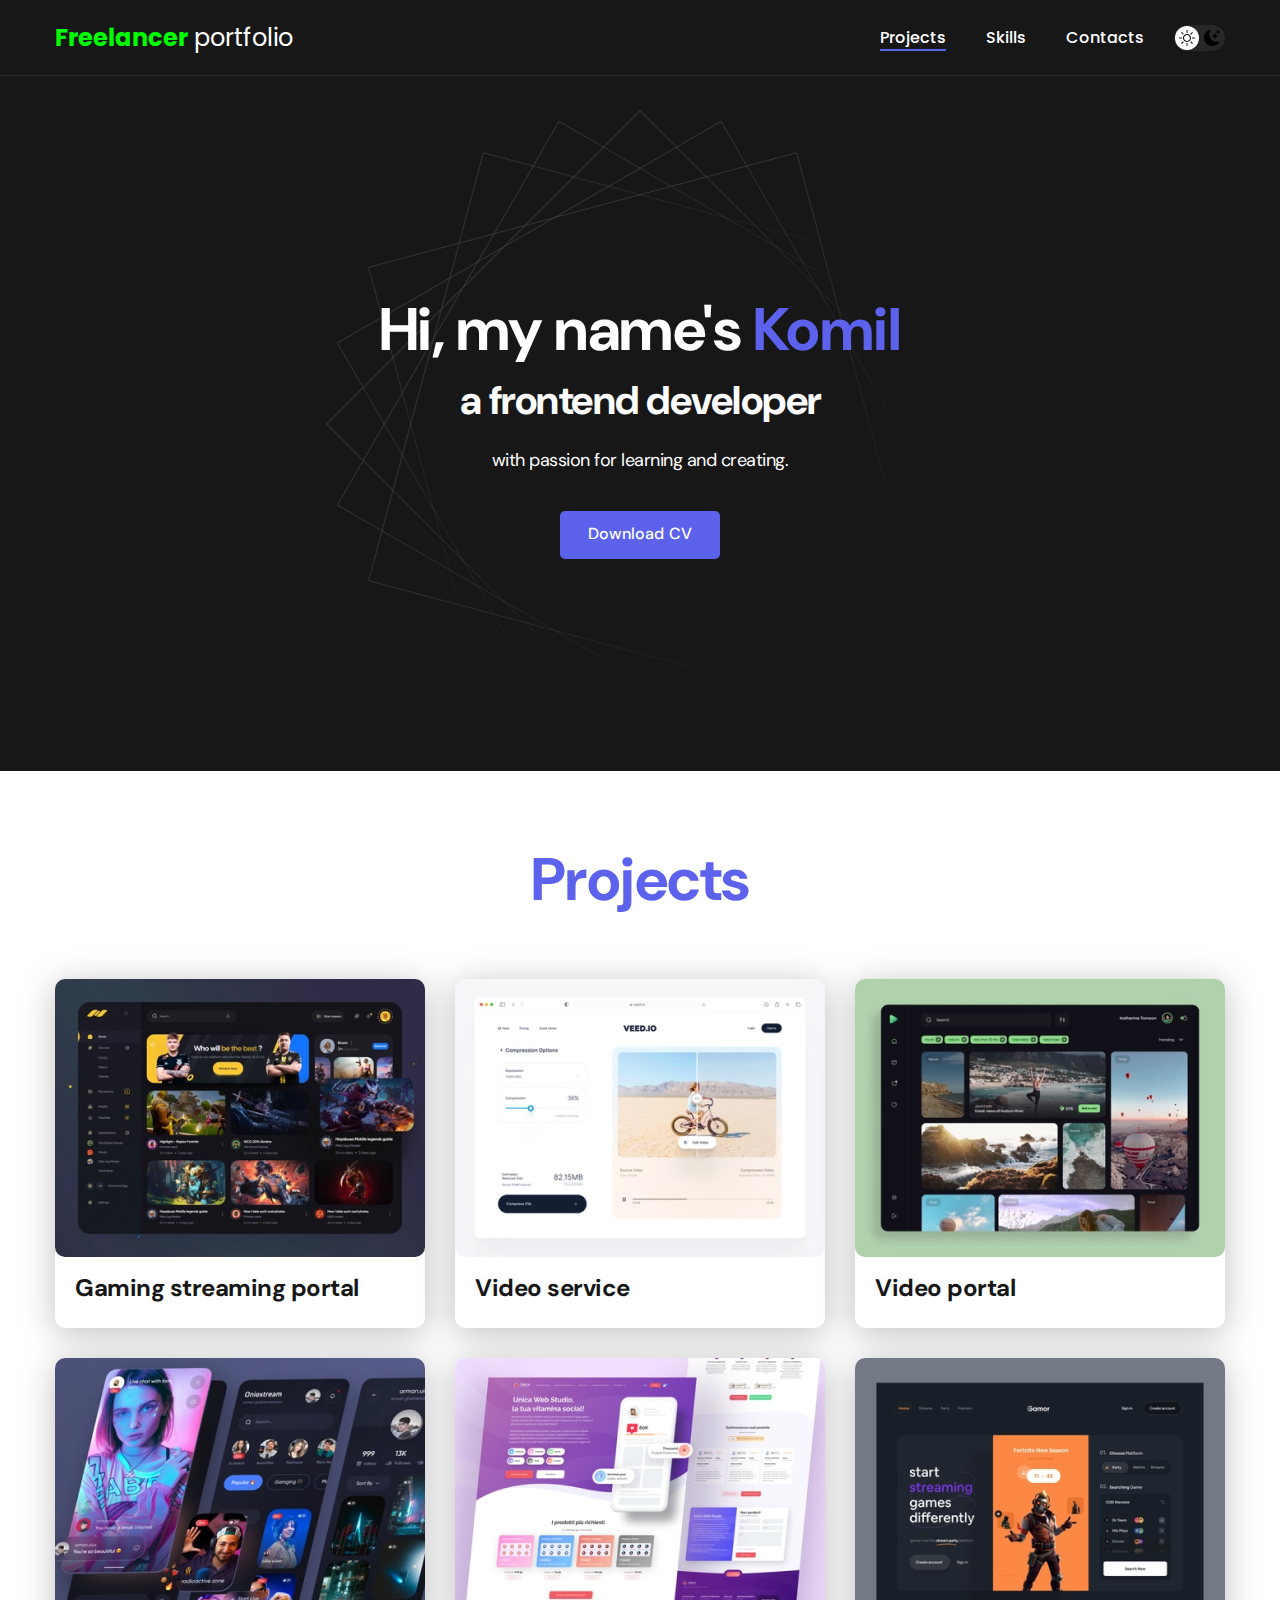
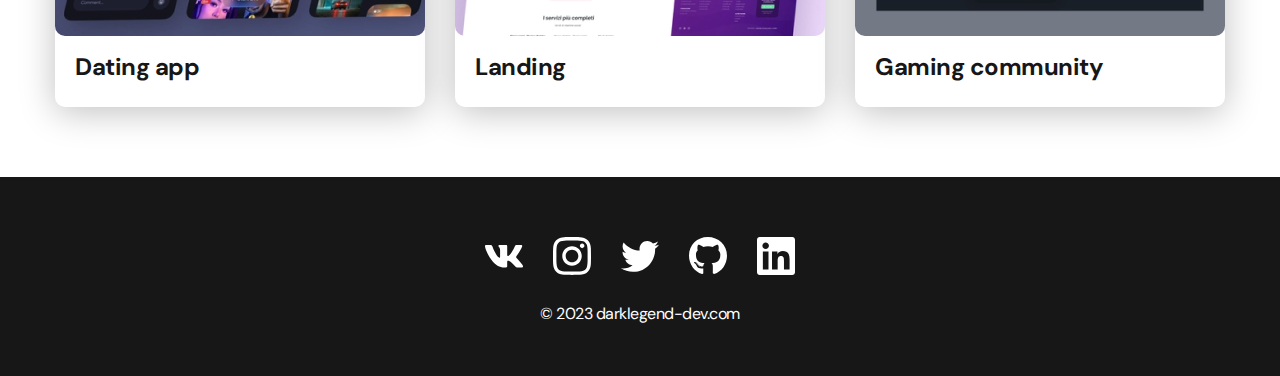
<file: index.html>
<!DOCTYPE html>
<html lang="en">
<head>
    <meta charset="UTF-8">
    <meta name="viewport" content="width=device-width, initial-scale=1.0">
    <title>Freelancer Portfolio</title>
    <link rel="stylesheet" href="css/main.css">
</head>
<body>
    <nav class="nav">
        <div class="container">
            <div class="nav-row">
                <a href="./index.html" class="logo"><strong>Freelancer</strong> portfolio</a>

                <button class="dark-mode-btn">
                    <img src="./img/icons/sun.svg" alt="Light mode" class="dark-mode-btn__icon">
                    <img src="./img/icons/moon.svg" alt="Dark mode" class="dark-mode-btn__icon">
                </button>

                <ul class="nav-list">
                    <li class="nav-list__item"><a href="./index.html" class="nav-list__link nav-list__link--active">Projects</a></li>
                    <li class="nav-list__item"><a href="./skills.html" class="nav-list__link">Skills</a></li>
                    <li class="nav-list__item"><a href="./contacts.html" class="nav-list__link">Contacts</a></li>
                </ul>
            </div>
        </div>
    </nav>

    <header class="header">        
        <div class="header__wrapper">
            <h1 class="header__title">
                <strong>Hi, my name's <em>Komil</em></strong> <br>
                a frontend developer
            </h1>
            <div class="header__text">
                <p>with passion for learning and creating.</p>
            </div>
            <a href="#!" class="btn">Download CV</a>
        </div>        
    </header>

    <main class="section">
        <div class="container">
            <h2 class="title-1">Projects</h2>
            <ul class="projects">
                <li class="project">
                    <a href="./project-page.html">
                        <img src="./img/projects/01.jpg" alt="Project img" class="project__img">
                        <h3 class="project__title">Gaming streaming portal</h3>
                    </a>
                </li>
                <li class="project">
                    <a href="./project-page.html">
                        <img src="./img/projects/02.jpg" alt="Project img" class="project__img">
                        <h3 class="project__title">Video service</h3>
                    </a>
                    
                </li>
                <li class="project">
                    <a href="./project-page.html">
                        <img src="./img/projects/03.jpg" alt="Project img" class="project__img">
                        <h3 class="project__title">Video portal</h3>
                    </a>
                    
                </li>
                <li class="project">
                    <a href="./project-page.html">
                        <img src="./img/projects/04.jpg" alt="Project img" class="project__img">
                        <h3 class="project__title">Dating app</h3>
                    </a>
                    
                </li>
                <li class="project">
                    <a href="./project-page.html">
                        <img src="./img/projects/05.jpg" alt="Project img" class="project__img">
                        <h3 class="project__title">Landing</h3>
                    </a>
                    
                </li>
                <li class="project">
                    <a href="./project-page.html">
                        <img src="./img/projects/06.jpg" alt="Project img" class="project__img">
                        <h3 class="project__title">Gaming community</h3>
                    </a>
                    
                </li>
            </ul>
        </div>
    </main>

    <footer class="footer">
        <div class="container">
            <div class="footer__wrapper">
                <ul class="social">
                    <li class="social__item"><a href="#"><img src="./img/icons/vk.svg" alt="Link"></a></li>
                    <li class="social__item"><a href="#"><img src="./img/icons/instagram.svg" alt="Link"></a></li>
                    <li class="social__item"><a href="#"><img src="./img/icons/twitter.svg" alt="Link"></a></li>
                    <li class="social__item"><a href="#"><img src="./img/icons/gitHub.svg" alt="Link"></a></li>
                    <li class="social__item"><a href="#"><img src="./img/icons/linkedIn.svg" alt="Link"></a></li>
                </ul>
                <div class="copyright">
                    <p>© 2023 darklegend-dev.com</p>
                </div>  
            </div>
        </div>
    </footer>

    <script src="./js/main.js"></script>
</body>
</html>
</file>
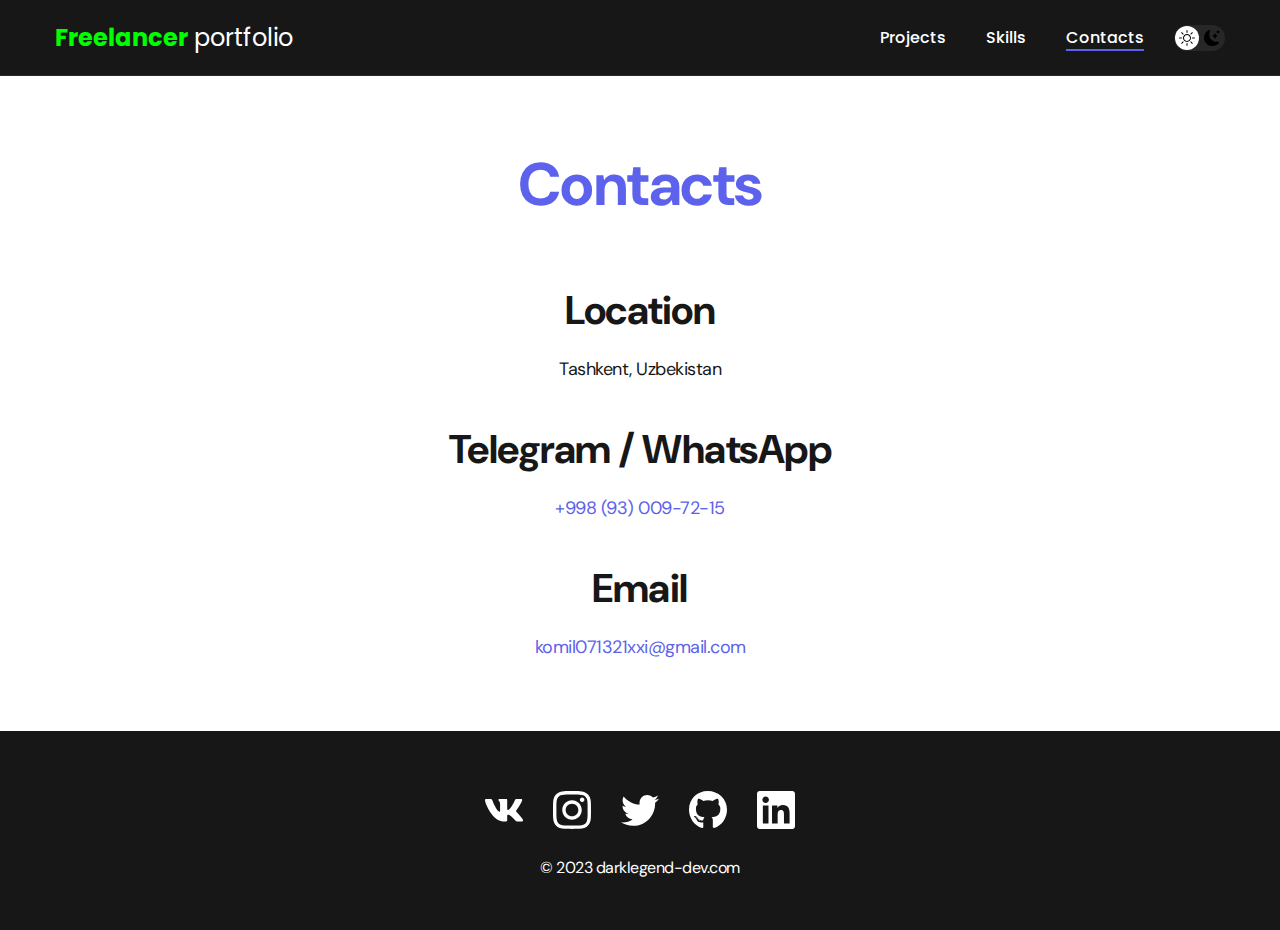
<file: contacts.html>
<!DOCTYPE html>
<html lang="en">
<head>
    <meta charset="UTF-8">
    <meta name="viewport" content="width=device-width, initial-scale=1.0">
    <title>Freelancer Portfolio</title>
    <link rel="stylesheet" href="css/main.css">
</head>
<body>
    <nav class="nav">
        <div class="container">
            <div class="nav-row">
                <a href="./index.html" class="logo"><strong>Freelancer</strong> portfolio</a>

                <button class="dark-mode-btn">
                    <img src="./img/icons/sun.svg" alt="Light mode" class="dark-mode-btn__icon">
                    <img src="./img/icons/moon.svg" alt="Dark mode" class="dark-mode-btn__icon">
                </button>
                
                <ul class="nav-list">
                    <li class="nav-list__item"><a href="./index.html" class="nav-list__link">Projects</a></li>
                    <li class="nav-list__item"><a href="./skills.html" class="nav-list__link">Skills</a></li>
                    <li class="nav-list__item"><a href="./contacts.html" class="nav-list__link nav-list__link--active">Contacts</a></li>
                </ul>
            </div>
        </div>
    </nav>

    <main class="section">
        <div class="container">            
            <h1 class="title-1">Contacts</h1>   

            <ul class="content-list">
                <li class="content-list__item">
                    <h2 class="title-2">Location</h2>
                    <p>Tashkent, Uzbekistan</p>
                </li>

                <li class="content-list__item">
                    <h2 class="title-2">Telegram / WhatsApp</h2>
                    <p><a href="tel:+998930097215">+998 (93) 009-72-15</a></p>
                </li>

                <li class="content-list__item">
                    <h2 class="title-2">Email</h2>
                    <p><a href="mailto:Email">komil071321xxi@gmail.com</a></p>                    
                </li>
            </ul>                        
        </div>
    </main>

    <footer class="footer">
        <div class="container">
            <div class="footer__wrapper">
                <ul class="social">
                    <li class="social__item"><a href="#"><img src="./img/icons/vk.svg" alt="Link"></a></li>
                    <li class="social__item"><a href="#"><img src="./img/icons/instagram.svg" alt="Link"></a></li>
                    <li class="social__item"><a href="#"><img src="./img/icons/twitter.svg" alt="Link"></a></li>
                    <li class="social__item"><a href="#"><img src="./img/icons/gitHub.svg" alt="Link"></a></li>
                    <li class="social__item"><a href="#"><img src="./img/icons/linkedIn.svg" alt="Link"></a></li>
                </ul>
                <div class="copyright">
                    <p>© 2023 darklegend-dev.com</p>
                </div>  
            </div>
        </div>
    </footer>

    <script src="./js/main.js"></script>
</body>
</html>
</file>
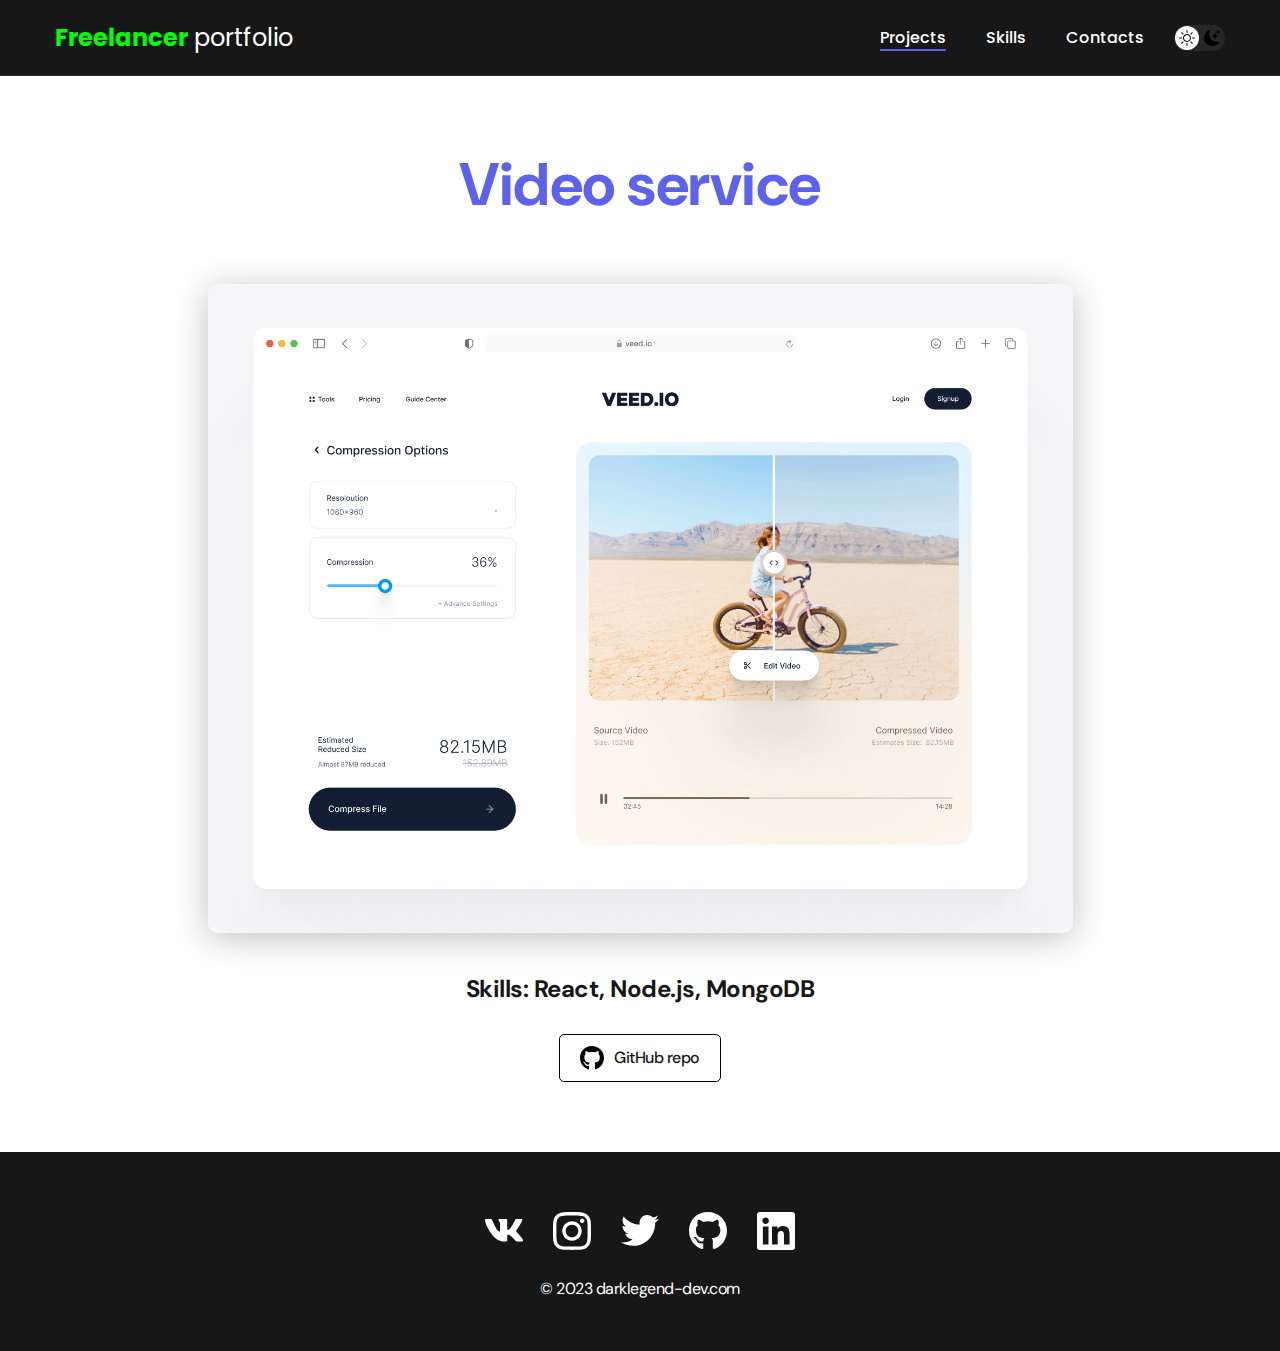
<file: project-page.html>
<!DOCTYPE html>
<html lang="en">
<head>
    <meta charset="UTF-8">
    <meta name="viewport" content="width=device-width, initial-scale=1.0">
    <title>Freelancer Portfolio</title>
    <link rel="stylesheet" href="css/main.css">
</head>
<body>
    <nav class="nav">
        <div class="container">
            <div class="nav-row">
                <a href="./index.html" class="logo"><strong>Freelancer</strong> portfolio</a>

                <button class="dark-mode-btn">
                    <img src="./img/icons/sun.svg" alt="Light mode" class="dark-mode-btn__icon">
                    <img src="./img/icons/moon.svg" alt="Dark mode" class="dark-mode-btn__icon">
                </button>
                
                <ul class="nav-list">
                    <li class="nav-list__item"><a href="./index.html" class="nav-list__link nav-list__link--active">Projects</a></li>
                    <li class="nav-list__item"><a href="./skills.html" class="nav-list__link">Skills</a></li>
                    <li class="nav-list__item"><a href="./contacts.html" class="nav-list__link">Contacts</a></li>
                </ul>
            </div>
        </div>
    </nav>

    <main class="section">
        <div class="container">
            <div class="project-details">
                <h1 class="title-1">Video service</h1>   
                <img src="./img/projects/02-big.jpg" alt="" class="project-details__cover">
                <div class="project-details__desc">
                    <p>Skills: React, Node.js, MongoDB</p>
                </div>
                <a href="#!" class="btn-outline">
                    <img src="./img/icons/gitHub-black.svg" alt="">
                    GitHub repo
                </a>

            </div>            
        </div>
    </main>

    <footer class="footer">
        <div class="container">
            <div class="footer__wrapper">
                <ul class="social">
                    <li class="social__item"><a href="#"><img src="./img/icons/vk.svg" alt="Link"></a></li>
                    <li class="social__item"><a href="#"><img src="./img/icons/instagram.svg" alt="Link"></a></li>
                    <li class="social__item"><a href="#"><img src="./img/icons/twitter.svg" alt="Link"></a></li>
                    <li class="social__item"><a href="#"><img src="./img/icons/gitHub.svg" alt="Link"></a></li>
                    <li class="social__item"><a href="#"><img src="./img/icons/linkedIn.svg" alt="Link"></a></li>
                </ul>
                <div class="copyright">
                    <p>© 2023 darklegend-dev.com</p>
                </div>  
            </div>
        </div>
    </footer>

    <script src="./js/main.js"></script>
</body>
</html>
</file>
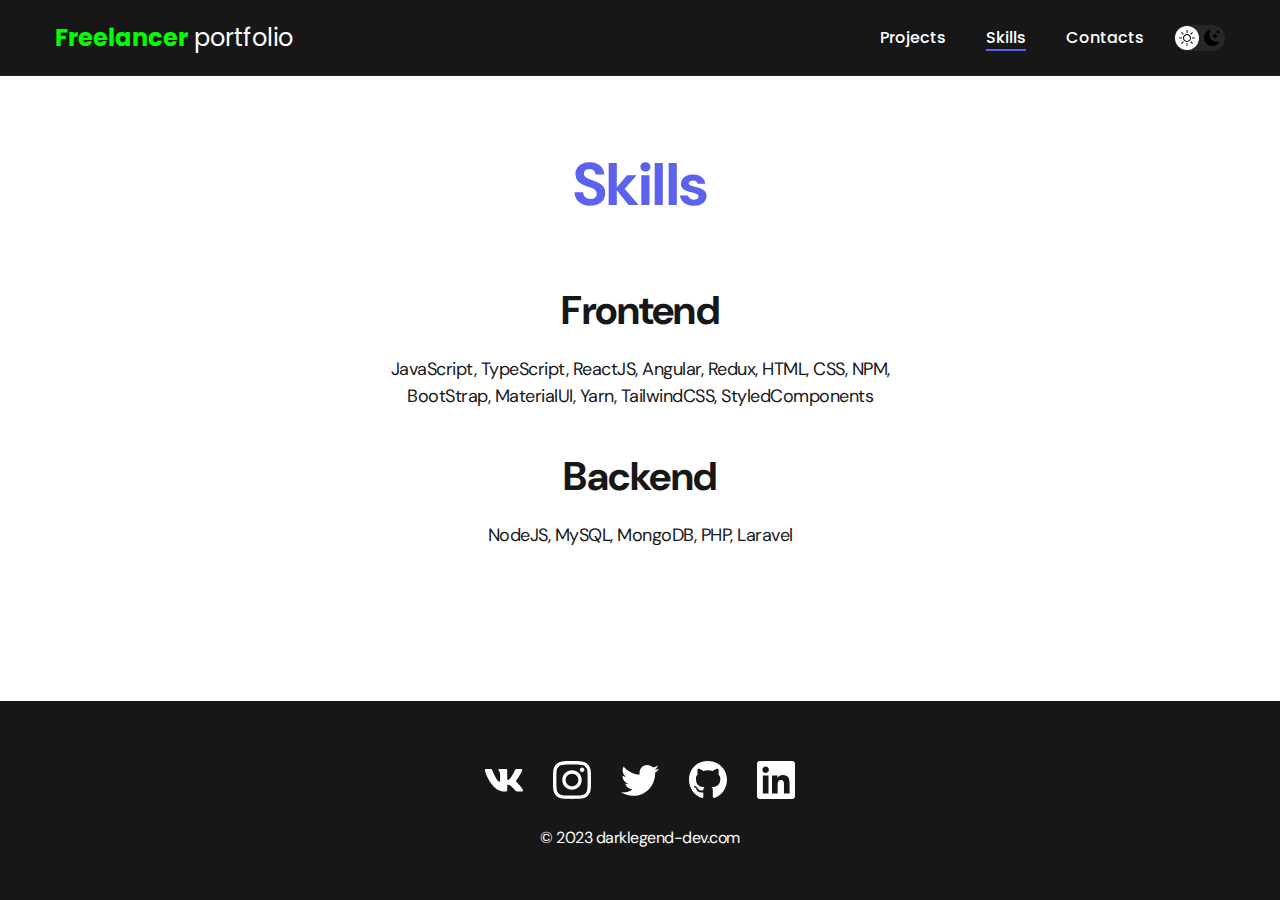
<file: skills.html>
<!DOCTYPE html>
<html lang="en">
<head>
    <meta charset="UTF-8">
    <meta name="viewport" content="width=device-width, initial-scale=1.0">
    <title>Freelancer Portfolio</title>
    <link rel="stylesheet" href="css/main.css">
</head>
<body>
    <nav class="nav">
        <div class="container">
            <div class="nav-row">
                <a href="./index.html" class="logo"><strong>Freelancer</strong> portfolio</a>

                <button class="dark-mode-btn">
                    <img src="./img/icons/sun.svg" alt="Light mode" class="dark-mode-btn__icon">
                    <img src="./img/icons/moon.svg" alt="Dark mode" class="dark-mode-btn__icon">
                </button>
                
                <ul class="nav-list">
                    <li class="nav-list__item"><a href="./index.html" class="nav-list__link">Projects</a></li>
                    <li class="nav-list__item"><a href="./skills.html" class="nav-list__link  nav-list__link--active">Skills</a></li>
                    <li class="nav-list__item"><a href="./contacts.html" class="nav-list__link">Contacts</a></li>
                </ul>
            </div>
        </div>
    </nav>

    <main class="section">
        <div class="container">            
            <h1 class="title-1">Skills</h1>   

            <ul class="content-list">
                <li class="content-list__item">
                    <h2 class="title-2">Frontend</h2>
                    <p>JavaScript, TypeScript, ReactJS, Angular, Redux, HTML, CSS, NPM, BootStrap, MaterialUI, Yarn, TailwindCSS, StyledComponents</p>
                </li>

                <li class="content-list__item">
                    <h2 class="title-2">Backend</h2>
                    <p>NodeJS, MySQL, MongoDB, PHP, Laravel</p>                    
                </li>
            </ul>                        
        </div>
    </main>

    <footer class="footer">
        <div class="container">
            <div class="footer__wrapper">
                <ul class="social">
                    <li class="social__item"><a href="#"><img src="./img/icons/vk.svg" alt="Link"></a></li>
                    <li class="social__item"><a href="#"><img src="./img/icons/instagram.svg" alt="Link"></a></li>
                    <li class="social__item"><a href="#"><img src="./img/icons/twitter.svg" alt="Link"></a></li>
                    <li class="social__item"><a href="#"><img src="./img/icons/gitHub.svg" alt="Link"></a></li>
                    <li class="social__item"><a href="#"><img src="./img/icons/linkedIn.svg" alt="Link"></a></li>
                </ul>
                <div class="copyright">
                    <p>© 2023 darklegend-dev.com</p>
                </div>  
            </div>
        </div>
    </footer>

    <script src="./js/main.js"></script>
</body>
</html>
</file>
<file: css/main.css>
@import "./reset.css";
@import url('https://fonts.googleapis.com/css2?family=DM+Sans:wght@400;500;700&family=Poppins:wght@400;500;700&display=swap');

/*
font-family: 'DM Sans', sans-serif;
font-family: 'Poppins', sans-serif;
*/


:root{
    --black: #171718;
    --black-border: #26292D;
    --white: #fff;
    --purple: #5C62EC;
    --green: #00FF00;
    --orange: #F86F03;

    --logo-color: var(--green);
    --text-color: var(--black);
    --dark-bg: var(--black);
    --dark-border: var(--black-border);
    --header-text: var(--white);
    --accent: var(--purple);

    /* Light mode */
    --page-bg: var(--white);
    --text-color: var(--black);

    --title-1: var(--accent);

    --project-card-bg: var(--white);
    --project-card-text: var(--black);
    --box-shadow:  0px 5px 35px rgba(0, 0, 0, 0.25);
}

.dark{
    /* Dark mode */
    --page-bg: #252526;
    --text-color: var(--white);
    --title-1: var(--orange);     

    --project-card-bg: var(--black);
    --project-card-text: var(--white);
    --box-shadow:  0px 5px 35px rgba(0, 0, 0, 0.8);
}

html, body{
    display: flex;
    flex-direction: column;
    min-height: 100vh;

    font-family: 'DM Sans', sans-serif; 
    letter-spacing: -0.5px;    

    /* Light mode */
    background-color: var(--page-bg);
    color: var(--text-color);
}


/* General */
.container{
    margin: 0 auto;
    padding: 0 15px;
    max-width: 1200px;
}

.none{ 
    display: none !important; /* Если вдруг нужно скрыть какие-то секции */
}

.section {
    padding: 70px 0;
}
.title-1 {
    margin-bottom: 60px;

    font-size: 60px;
    font-weight: 700;
    line-height: 1.3;
    color: var(--title-1); 
    text-align: center;
}

.title-2 {
    margin-bottom: 20px;
    font-size: 40px;
    font-weight: 700;
    line-height: 1.3;
}



/* Nav */

.nav{
    letter-spacing: normal;
    padding: 20px 0;
    border-bottom: 1px solid var(--dark-border);
    background-color: var(--dark-bg);
    color: var(--header-text);
}

.nav-row{
    display: flex;
    justify-content: flex-end;
    align-items: center;
    column-gap: 30px;
    row-gap: 20px;
    flex-wrap: wrap;
}

.logo{
    margin-right: auto;
    color: var(--header-text);
    font-size: 24px;
    font-family: 'Poppins', sans-serif;
}

.logo strong{
    font-weight: 700;
    color: var(--logo-color);
}

.nav-list {
    font-family: 'Poppins', sans-serif;
    display: flex;
    flex-wrap: wrap;
    align-items: center;
    column-gap: 40px;
    row-gap: 10px;
    font-size: 16px;
    font-weight: 500;
}

.nav-list__link {
    color: var(--header-text);
    transition: opacity 0.2s ease-in;
}

.nav-list__link:hover{
    opacity: 0.8;
}

.nav-list__link--active{
    position: relative;
}
.nav-list__link--active::before{
    content: "";
    position: absolute;
    left: 0;
    top: 100%;

    display: block;
    height: 2px;
    width: 100%;
    background-color: var(--accent);
}

/* Dark mode button */
.dark-mode-btn {
    order: 9;

    position: relative;
    display: flex;
    justify-content: space-between;
    padding: 5px;
    width: 51px;
    height: 26px;
    border-radius: 50px;
    background-color: #272727;
}
.dark-mode-btn::before{
    content: "";

    position: absolute;
    top: 1px;
    left: 1px;


    display: block;
    width: 24px;
    height: 24px;
    border-radius: 50%;
    background-color: #fff;

    transition: left 0.2s ease-in;
}

.dark-mode-btn--active::before{
    left: 26px;
}

.dark-mode-btn__icon {
    position: relative;
    z-index: 9; 
}


/* Header */

.header {
    padding: 40px 0;
    min-height: 695px;

    display: flex;
    justify-content: center;
    align-items: center;

    background-color: var(--dark-bg);
    background-image: url('./../img/header-bg.png');
    background-repeat: no-repeat;
    background-size: auto;
    background-position: center center;
    color: var(--header-text);
    text-align: center;
}
.header__wrapper {
    padding: 0 15px;
    max-width: 660px;
}
.header__title {
    margin-bottom: 20px;
    font-size: 40px;
    font-weight: 700;
    line-height: 1.4;
}
.header__title strong{
    font-size: 60px;
    font-weight: 700;
}
.header__title em{
    font-style: normal;
    color: var(--accent);
}

.header__text {
    margin-bottom: 40px;
    font-size: 18px;
    line-height: 1.333;
}

.header__text p + p{
    margin-top: 0.5em;
}

/* Btn */

.btn {
    display: inline-block;
    height: 48px;
    padding: 12px 28px;
    border-radius: 5px;
    background-color: var(--accent);
    color: var(--white);
    letter-spacing: 0.15px;
    font-size: 16px;
    font-weight: 500;

    transition: opacity 0.2s ease-in;
}

.btn:hover{
    opacity: 0.8;
}
.btn:active{
    position: relative;
    top: 1px;
}

/* Btn outline */
.btn-outline {
    display: flex;
    column-gap: 10px;
    align-items: center;

    height: 48px;
    padding: 12px 20px;
    border-radius: 5px;
    
    border: 1px solid #000;
    background-color: var(--white); 
    color: var(--black);

    font-size: 16px;
    line-height: 24px;
    font-weight: 500;

    transition: opacity 0.2s ease-in;
}

.btn-outline:hover{
    opacity: 0.8;
}
.btn-outline:active{
    position: relative;
    top: 1px;
}



/* Projects */

.projects {
    display: flex;
    justify-content: center;
    flex-wrap: wrap;
    column-gap: 30px;
    row-gap: 30px;
}
.project {
    max-width: 370px;
    background-color: var(--project-card-bg);
    box-shadow: var(--box-shadow);
    border-radius: 10px;    
}
.project__img {    
    border-radius: 10px;
}
.project__title {
    padding: 15px 20px 25px;
    font-size: 24px;
    font-weight: 700;
    line-height: 1.3;
    color: var(--project-card-text);
}

/* Project details */
.project-details {
    margin: 0 auto;
    max-width: 865px;

    display: flex;
    flex-direction: column;
    align-items: center;

    text-align: center;
}
.project-details__cover {
    max-width: 100%;
    margin-bottom: 40px;

    box-shadow: 0px 5px 35px rgba(0, 0, 0, 0.25);
    border-radius: 10px;
}
.project-details__desc {
    font-size: 24px;
    font-weight: 700;
    line-height: 1.3;
    margin-bottom: 30px;
}

/* Content list*/

.content-list {
    margin: 0 auto;
    max-width: 570px;
    display: flex;
    flex-direction: column;
    align-items: center;
    row-gap: 40px;
    text-align: center;
}

.content-list a {
    color: var(--accent);
}

.content-list__item {
    font-size: 18px;
    line-height: 1.5;
}

.content-list__item p + p{
    margin-top: 0.5em;
}


/* Footer */
.footer {
    margin-top: auto;
    padding: 60px 0 50px;
    background-color: var(--dark-bg);
    color: var(--white);
}
.footer__wrapper{
    display: flex;
    flex-direction: column;
    align-items: center;
    row-gap: 27px;
}
.social {
    display: flex;
    column-gap: 30px;
    align-items: center;
}
.copyright {
    font-size: 16px;
    line-height: 1.5;
}

.copyright p + p{
    margin-top: 0.5em;
}


/* Медиа запросы */

@media (max-width: 620px){
    /* Header */
    .header{
        min-height: 480px; /* автор пишет - unset чтобы убрать вообще*/
    }
    .header__title {
        margin-bottom: 20px;
        font-size: 30px;                
    }
    .header__title strong{
        font-size: 45px;        
    }

    /* Nav */
    .nav-row{
        justify-content: space-between;        
    }

    .dark-mode-btn{
        order: 0;
    }

    /* General */
    .section{
        padding: 50px 0;
    }
    .title-1{
        margin-bottom: 40px;
        font-size: 45px;
    }
    .title-2{
        margin-bottom: 15px;
        font-size: 30px;
    }

    /* Projects */
    .project__title{
        font-size: 22px;
    }

    /* Project page */
    .project-details__desc{
        font-size: 22px;
        margin-bottom: 25px;
    }  

    /* Content list */
    .content-list{
        row-gap: 25px;
    }

    /* Footer */
    .footer{
        padding: 40px 0 30px;
    }
    .footer__wrapper{
        row-gap: 20px;
    }

    /* Social */
    .social{
        column-gap: 22px;
    }
    .social__item{
        width: 28px;
    }   
      
}
</file>
